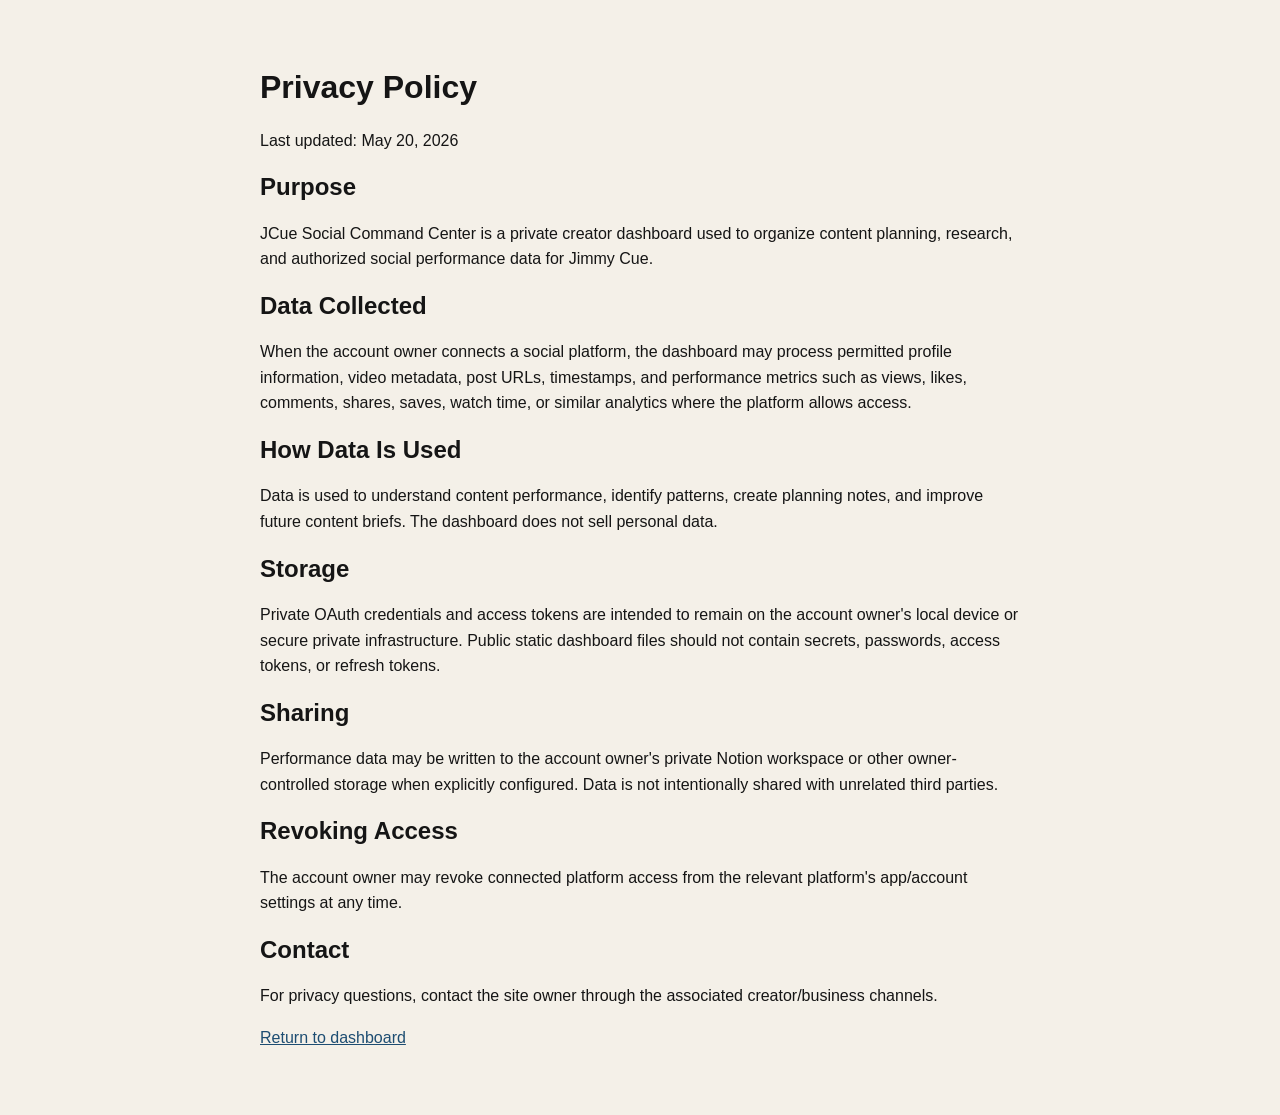
<file: social-command-center/privacy.html>
<!doctype html>
<html lang="en">
  <head>
    <meta charset="utf-8">
    <meta name="viewport" content="width=device-width, initial-scale=1">
    <title>Privacy Policy - JCue Social Command Center</title>
    <style>
      body {
        margin: 0;
        background: #f4f0e8;
        color: #151515;
        font-family: Arial, sans-serif;
        line-height: 1.6;
      }

      main {
        max-width: 760px;
        margin: 0 auto;
        padding: 48px 20px;
      }

      h1,
      h2 {
        line-height: 1.15;
      }

      a {
        color: #1d4d72;
      }
    </style>
  </head>
  <body>
    <main>
      <h1>Privacy Policy</h1>
      <p>Last updated: May 20, 2026</p>

      <h2>Purpose</h2>
      <p>JCue Social Command Center is a private creator dashboard used to organize content planning, research, and authorized social performance data for Jimmy Cue.</p>

      <h2>Data Collected</h2>
      <p>When the account owner connects a social platform, the dashboard may process permitted profile information, video metadata, post URLs, timestamps, and performance metrics such as views, likes, comments, shares, saves, watch time, or similar analytics where the platform allows access.</p>

      <h2>How Data Is Used</h2>
      <p>Data is used to understand content performance, identify patterns, create planning notes, and improve future content briefs. The dashboard does not sell personal data.</p>

      <h2>Storage</h2>
      <p>Private OAuth credentials and access tokens are intended to remain on the account owner's local device or secure private infrastructure. Public static dashboard files should not contain secrets, passwords, access tokens, or refresh tokens.</p>

      <h2>Sharing</h2>
      <p>Performance data may be written to the account owner's private Notion workspace or other owner-controlled storage when explicitly configured. Data is not intentionally shared with unrelated third parties.</p>

      <h2>Revoking Access</h2>
      <p>The account owner may revoke connected platform access from the relevant platform's app/account settings at any time.</p>

      <h2>Contact</h2>
      <p>For privacy questions, contact the site owner through the associated creator/business channels.</p>

      <p><a href="./">Return to dashboard</a></p>
    </main>
  </body>
</html>
</file>
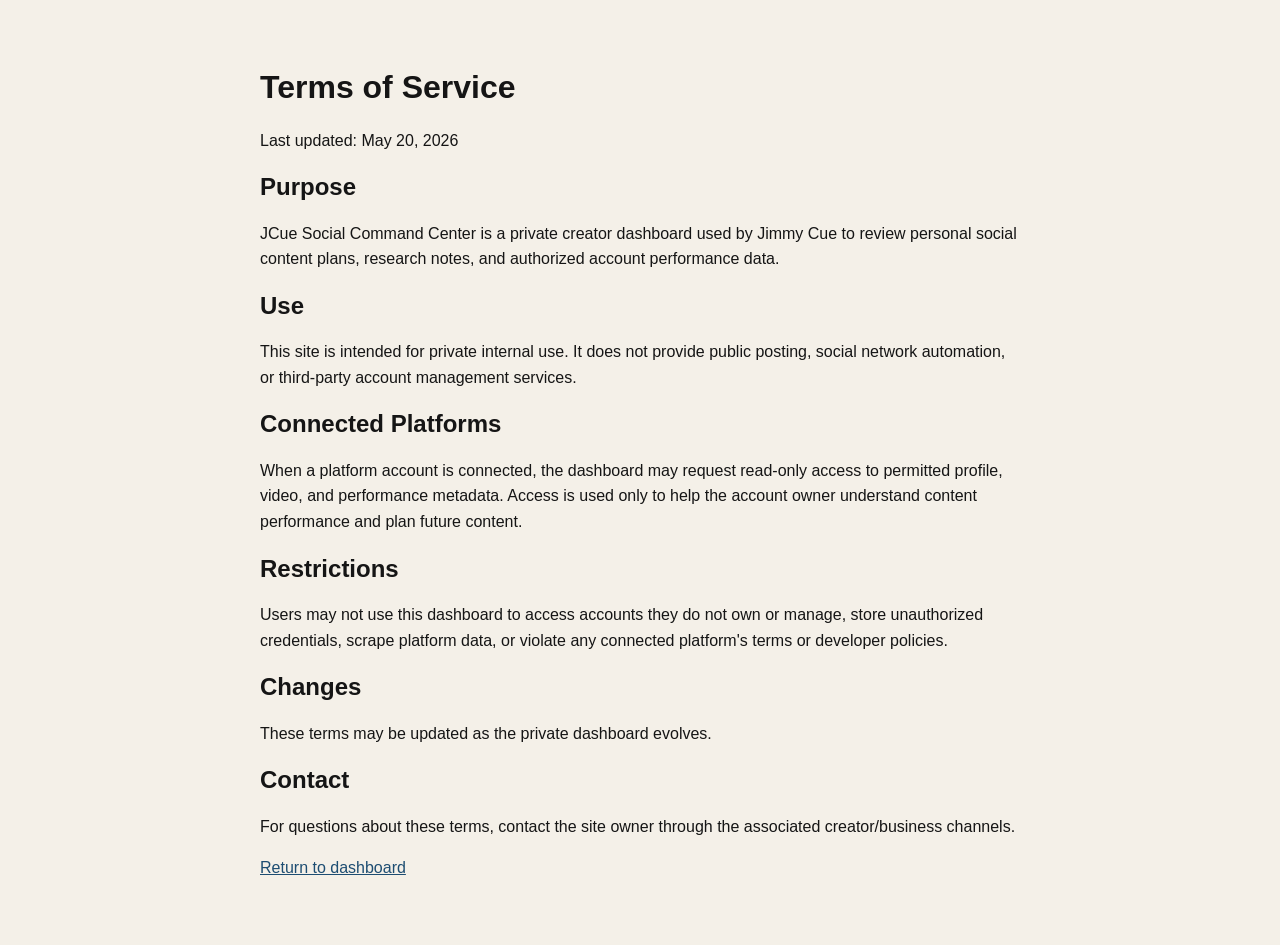
<file: social-command-center/terms.html>
<!doctype html>
<html lang="en">
  <head>
    <meta charset="utf-8">
    <meta name="viewport" content="width=device-width, initial-scale=1">
    <title>Terms of Service - JCue Social Command Center</title>
    <style>
      body {
        margin: 0;
        background: #f4f0e8;
        color: #151515;
        font-family: Arial, sans-serif;
        line-height: 1.6;
      }

      main {
        max-width: 760px;
        margin: 0 auto;
        padding: 48px 20px;
      }

      h1,
      h2 {
        line-height: 1.15;
      }

      a {
        color: #1d4d72;
      }
    </style>
  </head>
  <body>
    <main>
      <h1>Terms of Service</h1>
      <p>Last updated: May 20, 2026</p>

      <h2>Purpose</h2>
      <p>JCue Social Command Center is a private creator dashboard used by Jimmy Cue to review personal social content plans, research notes, and authorized account performance data.</p>

      <h2>Use</h2>
      <p>This site is intended for private internal use. It does not provide public posting, social network automation, or third-party account management services.</p>

      <h2>Connected Platforms</h2>
      <p>When a platform account is connected, the dashboard may request read-only access to permitted profile, video, and performance metadata. Access is used only to help the account owner understand content performance and plan future content.</p>

      <h2>Restrictions</h2>
      <p>Users may not use this dashboard to access accounts they do not own or manage, store unauthorized credentials, scrape platform data, or violate any connected platform's terms or developer policies.</p>

      <h2>Changes</h2>
      <p>These terms may be updated as the private dashboard evolves.</p>

      <h2>Contact</h2>
      <p>For questions about these terms, contact the site owner through the associated creator/business channels.</p>

      <p><a href="./">Return to dashboard</a></p>
    </main>
  </body>
</html>
</file>
